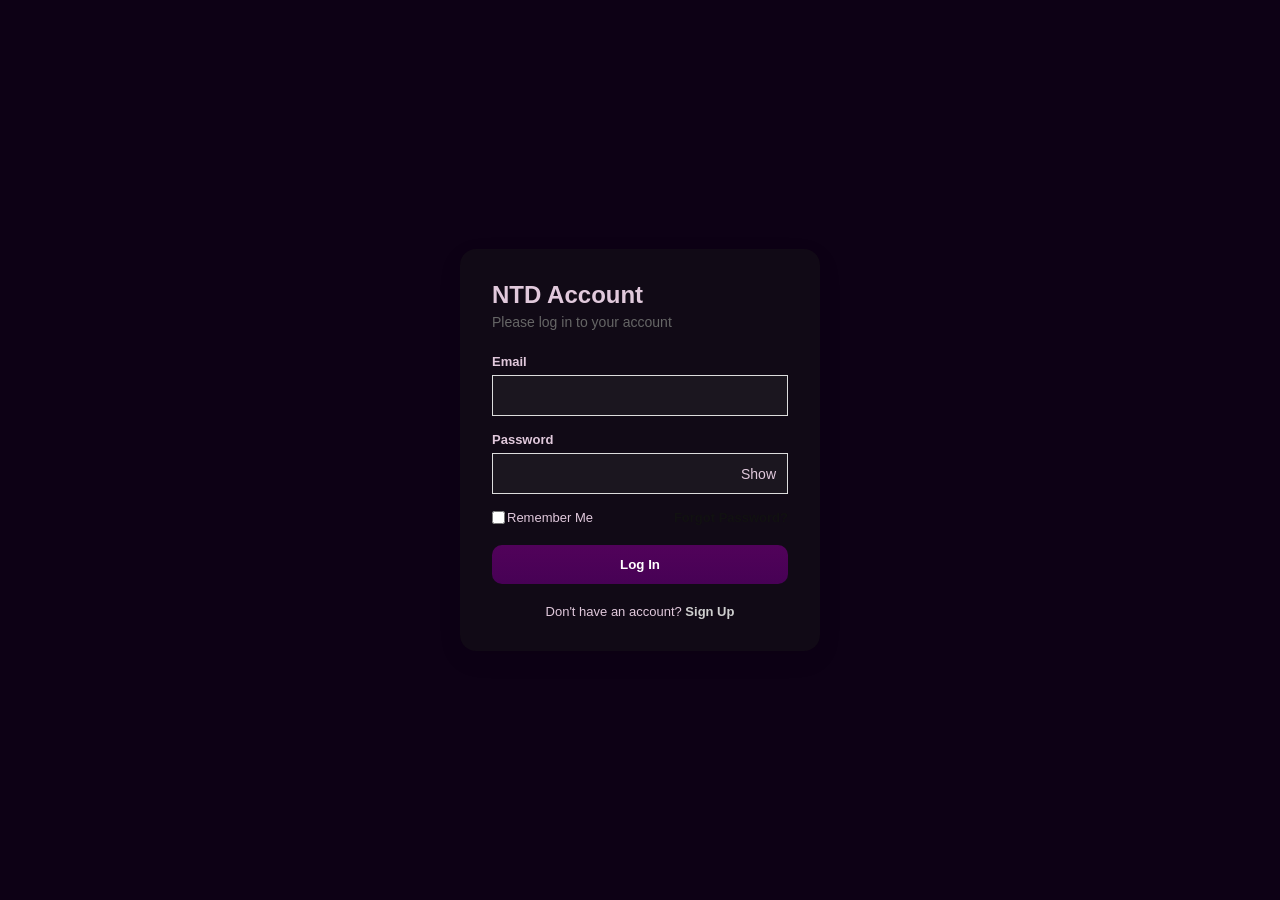
<file: login.html>
<!DOCTYPE html>
<html lang="en">
<head>
    <meta charset="UTF-8">
    <meta name="viewport" content="width=device-width, initial-scale=1.0">
    <link rel="icon" href="/photos/ntd-logo.jpg">
    <title>Log In</title>
    <style>
        * {
            margin: 0;
            padding: 0;
            font-family: sans-serif;
            box-sizing: border-box;
        }
        body {
            background-color: #0d0115;
            color: #e1c9dc;
            display: flex;
            justify-content: center;
            align-items: center;
            flex-direction: column;
            min-height: 100vh;
        }
        .logIn {
            background-color: #17161773;
            box-shadow: 2px 2px 10px rgba(88, 9, 137, 0.08);
            width: 360px;
            padding: 32px;
            border-radius: 16px;
            box-shadow: 0 8px 24px rgba(0,0,0,0.08);
        }
        .logIn h2 {
            margin-bottom: 5px;
        }
        .logIn p {
            color: #666;
            font-size: 14px;
            margin-bottom: 24px;
        }
        .field {
            margin-bottom: 16px;
            position: relative;
        }
        .field label {
            font-size: 13px;
            font-weight: 600;
            display: block;
            margin-bottom: 6px;
        }
        .field input {
            background: rgba(52, 52, 52, 0.285);
            width: 100%;
            color: #e1c9dc;
            letter-spacing: .5px;
            padding: 12px 40px 12px 12px;
            border: 1.5px solid #ddd;
        }
        .field input:focus {
            border-color: #111;
        }
        .togglePassword {
            position: absolute;
            right: 12px;
            top: 34px;
            cursor: pointer;
            font-size: 14px;
            user-select: none;
        }
        .options {
            display: flex;
            justify-content: space-between;
            align-items: center;
            font-size: 13px;
            margin: 12px 0px 20px;
        }
        .rememberMe {
            display: flex;
            align-items: center;
            justify-content: center;
            gap: 2px;
        }
        .options a {
            text-decoration: none;
            color: #111;
            font-weight: 600;
        }
        .logInBtn {
            width: 100%;
            padding: 12px;
            background: linear-gradient(#51025a,#470155);
            color: #fff;
            border: none;
            border-radius: 10px;
            font-weight: 600;
            cursor: pointer;
            transition: 0.2s;
        }
        .logInBtn:hover,
        .logInBtn:active {
            background-color: #000;
        }
        .error {
            color: #ff3b3b;
            font-size: 12px;
            margin-top: 6px;
            display: none;
        }
        .signUp {
            text-align: center;
            font-size: 13px;
            margin-top: 20px;
        }
        .signUp a {
            font-weight: 700;
            color: #cfcfcf;
            text-decoration: none;
        }
        .signUpQA {
            padding: 32px;
            height: 300px;
            display: none;
            align-items: center;
            justify-content: center;
            flex-direction: column;
            background: linear-gradient(to bottom, #3302766b,#76088149);
            border-radius: 20px;
            backdrop-filter: blur(-2px);
            box-shadow: 2px 2px 10px #330276ab;

        }
        .btn {
            cursor: pointer;
            transition: 0.2s;
            width: 80px;
            margin-top: 1rem;
            border-radius: 20px;
            height: 1.5rem;
            border: 1px solid #330276;
        }
        .btn:hover, .btn:active {
            transform: translateY(-2px);
            background: linear-gradient(to right, #ae87e5,#e072ea);
        }
    </style>
</head>
<body>
    <main class="logIn">
        <h2>NTD Account</h2>
        <p>Please log in to your account</p>
        <form id="logInForm">
            <div class="field">
                <label>Email</label>
                <input type="email" name="email" id="email" required>
                <span class="error" id="emailError">Enter a valid email</span>
            </div>
            <div class="field">
                <label>Password</label>
                <input type="password" name="password" id="password" required>
                <span class="togglePassword" id="togglePassword">Show</span>
                <span class="error" id="passwordError">Password must be 8 digits long</span>
            </div>
            <div class="options">
                <label class="rememberMe">
                    <input type="checkbox">
                    <span>Remember Me</span>
                </label>
                <a href="#">Forgot Password?</a>
            </div>
            <button class="logInBtn" type="submit">Log In</button>
        </form>
        <div class="signUp">Don't have an account? <a id="signUpAnchor" href="#">Sign Up</a></div>
    </main>
    <div class="signUpQA">
        <p class="paragraph">Are you one of officials in NTD</p>
        <div>
            <button class="btn" id="no">No</button>
            <button class="btn" id="yes">Yes</button>
        </div>
    </div>
</body>
<script>
    let form = document.getElementById("logInForm");
    let email = document.getElementById("email");
    let password = document.getElementById("password");
    let togglePassword = document.getElementById("togglePassword");
    let logInBtn = document.querySelector(".logInBtn");

    togglePassword.addEventListener("click", () => {
        let isPass = password.type === 'password';
        password.type = isPass ? 'text' : 'password';
        togglePassword.textContent = isPass ? 'Hide' : 'Show';
    });

    form.addEventListener("submit", (e) => {
        e.preventDefault();
        let valid = true;

        if(!email.value.includes("@gmail.com")) {
            document.getElementById("emailError").style.display = "block";
            valid = false;
        } else {
            document.getElementById("emailError").style.display = "none";
        }

        if (password.value.length < 8) {
            document.getElementById("passwordError").style.display = "block";
            valid = false
        } else {
            document.getElementById("passwordError").style.display = "none";
        }

        if (valid) {
            localStorage.setItem('user_email', email.value);
            alert('Welcome ' + email.value);
            window.location.href = "/frontend/index.html";
        }
    });

    //Sign Up
    let signUpAnchor = document.getElementById("signUpAnchor");
    let signUpQA = document.querySelector(".signUpQA");
    let logIn = document.querySelector(".logIn");


    signUpAnchor.addEventListener("click", () => {
        logIn.style.display = "none";
        signUpQA.style.display = "flex"
    })

    let yes = document.getElementById("yes");
    let no = document.getElementById("no");

    yes.addEventListener("click", () => {
        alert("Are you sure?")
        window.open("https:facebook.com", "_blank");
    })
    no.addEventListener("click", () => {
        alert("ONLY OFFICIALS can access this");
        window.location.href = "index.html"
    })
</script>
</html>
</file>
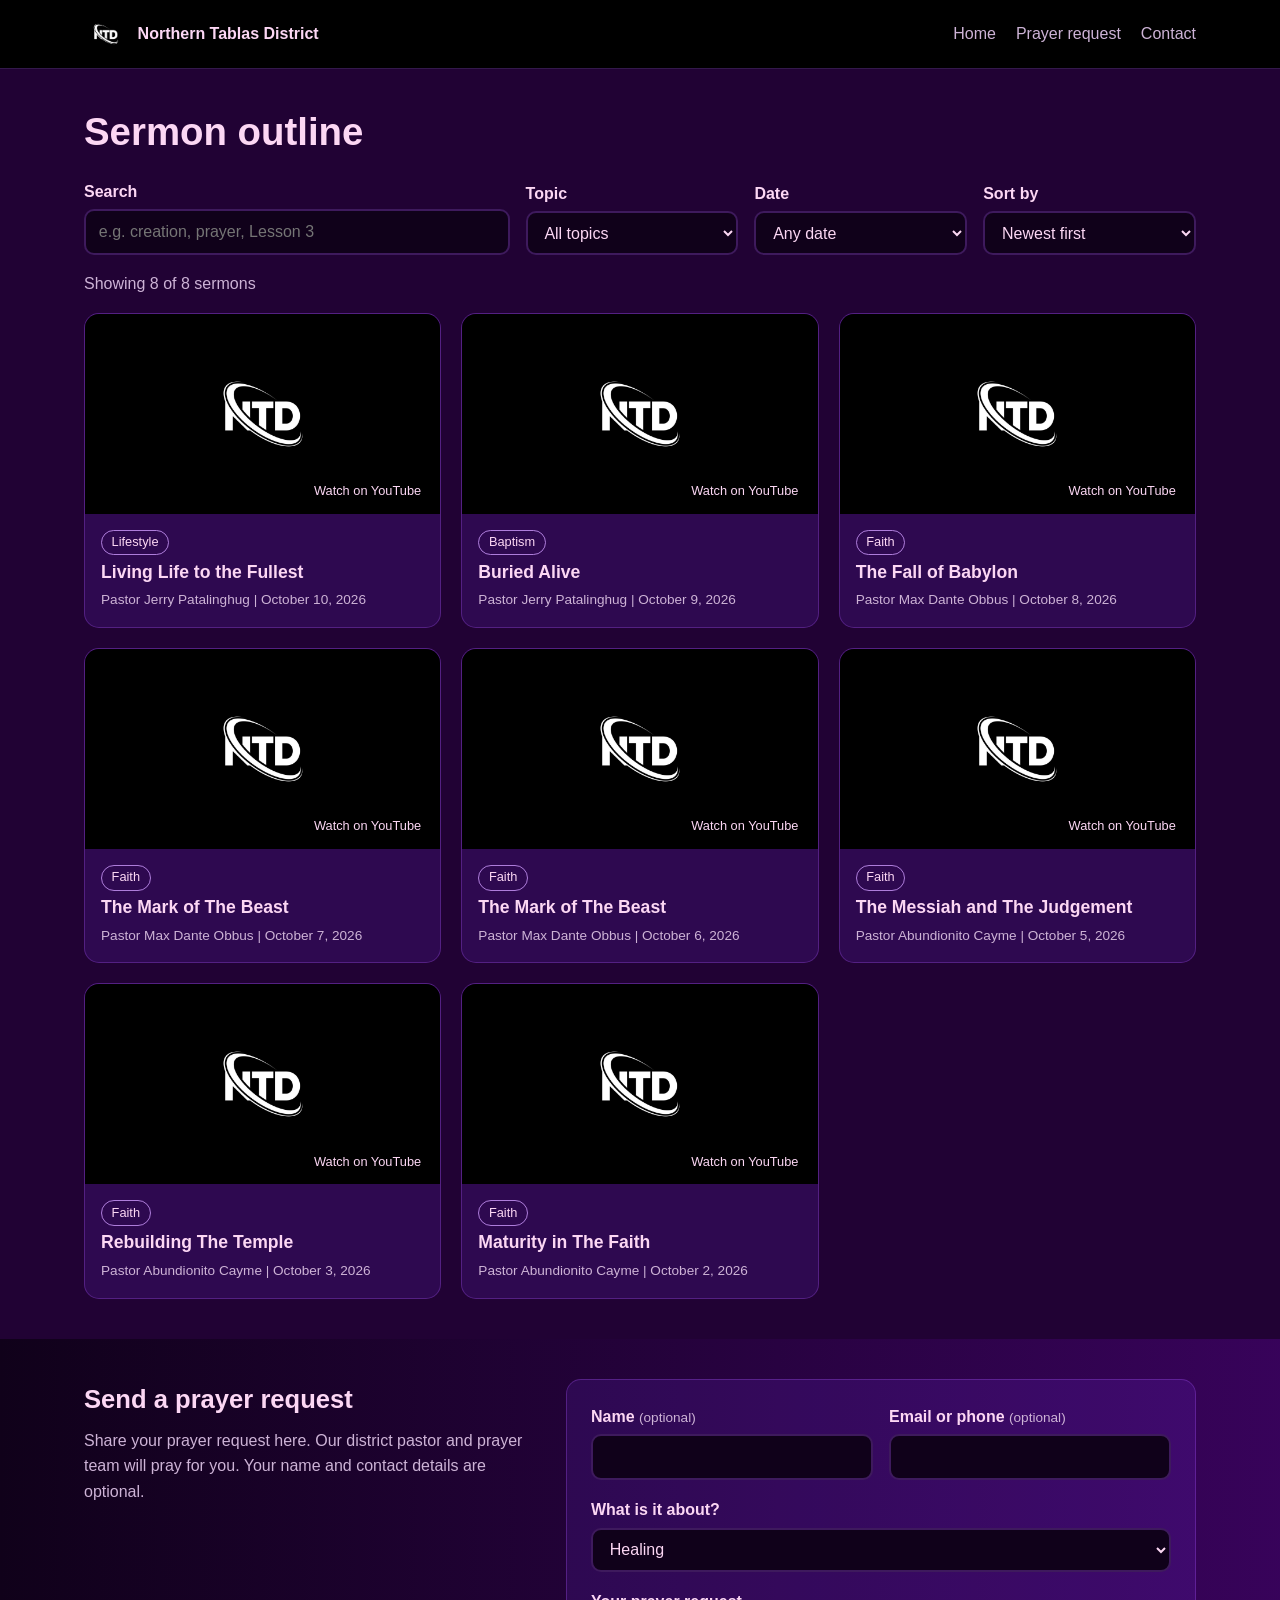
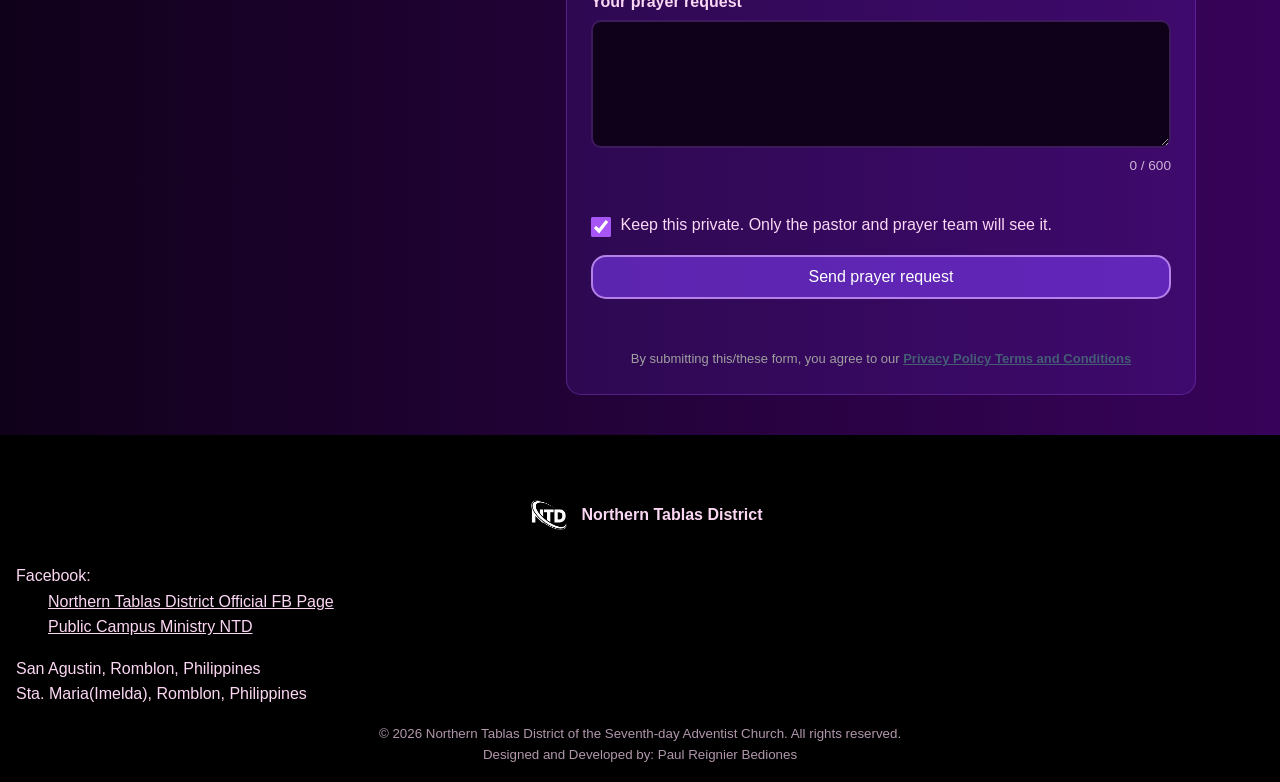
<file: sermons/sermons.html>
<!DOCTYPE html>
<html lang="en">
<head>
    <meta charset="UTF-8">
    <meta name="viewport" content="width=device-width, initial-scale=1.0">
    <title>Sermon Outline</title>
    <link rel="icon" href="../photos/ntd-logo.jpg">
    <link rel="stylesheet" href="sermons.css">
    <script src="sermons.js" defer></script>
</head>
<body>
    <header>
        <div class="wrap">
            <a class="brand" href="../index.html"><img src="../photos/ntd-logo.jpg" alt="">Northern Tablas District</a>
            <nav aria-label="Page">
                <a href="../index.html">Home</a>
                <a href="#prayer">Prayer request</a>
                <a href="#contact">Contact</a>
            </nav>
        </div>
    </header>

    <main>
    <section id="sermons">
        <div class="wrap">
            <h1>Sermon outline</h1>
            <!-- <p class="lead">Watch Sermons.</p> -->

            <div class="toolbar" role="search">
                <div>
                    <label for="search">Search</label>
                    <input type="search" id="search" placeholder="e.g. creation, prayer, Lesson 3" autocomplete="off">
                </div>
                <div>
                    <label for="topic">Topic</label>
                    <select id="topic"><option value="">All topics</option></select>
                </div>
                <div>
                    <label for="month">Date</label>
                    <select id="month"><option value="">Any date</option></select>
                </div>
                <div>
                    <label for="sort">Sort by</label>
                    <select id="sort">
                        <option value="newest">Newest first</option>
                        <option value="oldest">Oldest first</option>
                        <option value="az">Title A to Z</option>
                        <option value="za">Title Z to A</option>
                    </select>
                </div>
            </div>

            <div class="status">
                <p id="count" role="status" aria-live="polite"></p>
                <button type="button" class="linkBtn" id="reset" hidden>Clear all filters</button>
            </div>

            <div class="grid" id="grid"></div>
            <div class="empty" id="empty" hidden>
                <h3>No sermons found</h3>
                <p>Try a different word or clear the filters.</p>
                <button type="button" class="btn" id="emptyReset">Clear all filters</button>
            </div>
        </div>
    </section>

    <section class="prayer" id="prayer">
        <div class="wrap prayerLayout">
            <div>
                <h2>Send a prayer request</h2>
                <p class="lead">Share your prayer request here. Our district pastor and prayer team will pray for you. Your name and contact details are optional.</p>
            </div>
            <form id="prayerForm" novalidate>
                <div class="twoCol">
                    <div>
                        <label for="pName">Name <span class="hint">(optional)</span></label>
                        <input id="pName" name="name" autocomplete="name">
                    </div>
                    <div>
                        <label for="pContact">Email or phone <span class="hint">(optional)</span></label>
                        <input id="pContact" name="contact" autocomplete="email">
                    </div>
                </div>
                <div>
                    <label for="pTopic">What is it about?</label>
                    <select id="pTopic" name="category">
                        <option>Healing</option><option>Family</option><option>Guidance</option>
                        <option>Thanksgiving</option><option>Other</option>
                    </select>
                </div>
                <div>
                    <label for="pMessage">Your prayer request</label>
                    <textarea id="pMessage" name="message" maxlength="600" required aria-describedby="pError pCount"></textarea>
                    <div class="counter" id="pCount">0 / 600</div>
                    <p class="error" id="pError" role="alert"></p>
                </div>
                <div class="check">
                    <input type="checkbox" id="pPrivate" name="private" checked>
                    <label for="pPrivate">Keep this private. Only the pastor and prayer team will see it.</label>
                </div>
                <button class="btn btnSolid" type="submit" id="pSubmit">Send prayer request</button>
                <div id="pResult" role="status" aria-live="polite"></div>
                <p class="privacy-trigger-text">
                    By submitting this/these form, you agree to our
                    <a href="#" id="openPrivacy" class="privacy-link">Privacy Policy Terms and Conditions</a>
                </p>
                <div id="privacyModal" class="modal-overlay">
                    <div class="modal-card">
                        <h3 class="modal-title">Privacy Policy Terms</h3>
                    </div>
                    <small class="modal-subtitle">Northern Tablas District | Seventh-day Adventist Church</small>
                    <hr class="modal-divider">
                    <div class="modal-body-content">
                        <p>Your privacy is sacred to us. Because this website runs safely without custom backend server database, your form submissions are handled securely using industry-standard tools (<strong>Formspree</strong>) and (<strong>Gmail</strong>).  </p>
                        <ul>
                            <li><strong>What We Collect: </strong>Your prayer request message is required. Submitting your name and email address is completely optional</li>
                            <li><strong>Private by Default: </strong>Your request remains strictly confidential within our small prayer team unless you specifically toggle your form selection to public</li>
                            <li><strong>No Spam: </strong>We never sell your data. Emails are used strictly to manage your submission, not for unauthorized marketing.</li>
                        </ul>
                        <p class="data-control-box">
                            <strong>Data Control:</strong> You can request to delete or pull down your submission at any time by contacting our developer.
                            <a href="mailto:bedionespaulreignier@gmail.com">bedionespaulreignier@gmail.com</a>
                        </p>
                    </div>
                    <button id="closePrivacy" class="modal-close-btn">I understand</button>
                </div>
            </form>
        </div>
    </section>
    </main>
    <footer id="contact">
        <div class="logoFooter">
            <div>
                <img src="../photos/ntd-logo.jpg" alt="" width="64" height="64">
                <p>Northern Tablas District</p>
            </div>
        </div>
        <div class="footerContent">
            <div>
                <p>Facebook:</p>
                <a href="https:www.facebook.com/profile.php?id=61586791796410" class="socmedLink">Northern Tablas District Official FB Page</a><br>
                <a href="https://www.facebook.com/profile.php?id=61571284893826" class="socmedLink">Public Campus Ministry NTD</a>
            </div>
            <div class="address">
                <p>San Agustin, Romblon, Philippines</p>
                <p>Sta. Maria(Imelda), Romblon, Philippines</p>
            </div>
        </div>
        <div class="creditFooter">
            <small>&copy; 2026 Northern Tablas District of the Seventh-day Adventist Church. All rights reserved.</small>
            <small>Designed and Developed by: Paul Reignier Bediones</small>
        </div>
    </footer>
</body>
</html>
</file>
<file: sermons/sermons.css>
:root {
    --bg: #210234;
    --bg-deep: #10011a;
    --text: #fcd7f4;
    --muted: #cdb3d6;
    --accent: rgba(197, 146, 244, .85);
    --card: rgba(124, 58, 237, .15);
    --border: rgba(168, 85, 247, .3);
    --radius: 15px;
}

*,
*::before,
*::after {
    margin: 0;
    padding: 0;
    box-sizing: border-box;
}

html {
    scroll-behavior: smooth;
}

body {
    font-family: 'Segoe UI', Tahoma, Verdana, sans-serif;
    line-height: 1.6;
    background: var(--bg);
    color: var(--text);
}

img {
    max-width: 100%;
    display: block;
}

a {
    color: inherit;
}

:focus-visible {
    outline: 3px solid #fff;
    outline-offset: 2px;
}

.wrap {
    max-width: 72rem;
    margin: 0 auto;
    padding: 0 1.25rem;
}

.srOnly {
    position: absolute;
    width: 1px;
    height: 1px;
    overflow: hidden;
    clip: rect(0 0 0 0);
    white-space: nowrap;
}

/* Header */
header {
    background: #000;
    border-bottom: 1px solid var(--border);
}

header .wrap {
    display: flex;
    flex-wrap: wrap;
    align-items: center;
    gap: 1rem;
    padding-block: .75rem;
}

.brand {
    display: flex;
    align-items: center;
    gap: .6rem;
    text-decoration: none;
    font-weight: 600;
    margin-right: auto;
}

.brand img {
    width: 44px;
    height: 44px;
}

header nav {
    display: flex;
    gap: 1.25rem;
}

header nav a {
    color: var(--muted);
    text-decoration: none;
    padding: .3rem 0;
}

header nav a:hover {
    color: #fff;
    text-decoration: underline;
}

section {
    padding: 2.5rem 0;
}

h1 {
    font-size: clamp(1.8rem, 4vw, 2.4rem);
    line-height: 1.2;
}

h2 {
    font-size: 1.6rem;
    margin-bottom: .5rem;
}

.lead {
    color: var(--muted);
    margin-top: .25rem;
}

/* Buttons & fields */
.btn {
    display: inline-flex;
    align-items: center;
    justify-content: center;
    min-height: 2.75rem;
    padding: .4rem 1.25rem;
    font: inherit;
    color: #fff;
    background: transparent;
    border: 2px solid var(--accent);
    border-radius: var(--radius);
    cursor: pointer;
    text-decoration: none;
    transition: background .2s;
}

.btn:hover {
    background: var(--accent);
}

.btnSolid {
    background: rgba(124, 58, 237, .6);
}

.btn:disabled {
    opacity: .6;
    cursor: wait;
}

input,
select,
textarea {
    width: 100%;
    min-height: 2.75rem;
    padding: .5rem .8rem;
    font: inherit;
    color: var(--text);
    background: var(--bg-deep);
    border: 2px solid var(--border);
    border-radius: 10px;
}

input:hover,
select:hover,
textarea:hover {
    border-color: var(--accent);
}

textarea {
    resize: vertical;
    min-height: 8rem;
}

label {
    display: block;
    font-weight: 600;
    margin-bottom: .3rem;
}

.hint {
    font-size: .85rem;
    color: var(--muted);
    font-weight: 400;
}

/* Toolbar */
.toolbar {
    display: grid;
    gap: 1rem;
    margin: 1.5rem 0 1rem;
    grid-template-columns: 2fr repeat(3, 1fr);
    align-items: end;
}

.searchBox {
    position: relative;
}

.searchBox input[type="search"] {
    padding-right: 2.5rem;
}

.status {
    display: flex;
    flex-wrap: wrap;
    justify-content: space-between;
    align-items: center;
    gap: .5rem;
    margin-bottom: 1rem;
    color: var(--muted);
}

.linkBtn {
    background: none;
    border: 0;
    color: var(--text);
    text-decoration: underline;
    font: inherit;
    cursor: pointer;
    min-height: 2.75rem;
}

/* Cards */
.grid {
    display: grid;
    gap: 1.25rem;
    grid-template-columns: repeat(auto-fill, minmax(17rem, 1fr));
}

.sermon {
    display: flex;
    flex-direction: column;
    height: 100%;
    text-decoration: none;
    background: var(--card);
    border: 1px solid var(--border);
    border-radius: var(--radius);
    overflow: hidden;
    transition: transform .2s, box-shadow .2s;
}

.sermon:hover {
    transform: translateY(-4px);
    box-shadow: 0 8px 40px rgba(124, 58, 237, .3);
}

.sermon.highlight {
    border-color: #fff;
}

.thumb {
    position: relative;
    aspect-ratio: 16 / 9;
    background: #000;
    display: grid;
    place-items: center;
}

.thumb img {
    width: 40%;
}

.play {
    position: absolute;
    right: .6rem;
    bottom: .6rem;
    background: rgba(0, 0, 0, .75);
    padding: .15rem .6rem;
    border-radius: 999px;
    font-size: .8rem;
}

.body { display: flex; flex-direction: column; gap: .35rem; padding: 1rem; }
.body h3 { font-size: 1.1rem; line-height: 1.3; }
.meta { font-size: .85rem; color: var(--muted); }
.tag { align-self: flex-start; font-size: .8rem; padding: .1rem .6rem; border: 1px solid var(--accent); border-radius: 999px; }
.empty { text-align: center; padding: 3rem 1rem; border: 2px dashed var(--border); border-radius: var(--radius); }
.empty .btn { margin-top: 1rem; }

.thumb img {
    width: 100%;
    height: 100%;
    object-fit: cover;
}

.thumb img.fallback {
    width: 40%;
    height: auto;
    object-fit: contain;
}

/* Prayer request */
.prayer { background: linear-gradient(to right, #10011a, rgba(63, 3, 103, .75)); }
.prayerLayout { display: grid; gap: 2rem; grid-template-columns: 1fr 1.4fr; align-items: start; }
form { display: grid; gap: 1.1rem; padding: 1.5rem; background: var(--card); border: 1px solid var(--border); border-radius: var(--radius); }
.twoCol { display: grid; gap: 1rem; grid-template-columns: 1fr 1fr; }
.check { display: flex; gap: .6rem; align-items: flex-start; }
.check input { width: 1.25rem; min-height: 1.25rem; margin-top: .3rem; accent-color: #a855f7; }
.check label { margin: 0; font-weight: 400; }
.counter { text-align: right; font-size: .85rem; color: var(--muted); }
.error { color: #ffb3b3; font-size: .9rem; min-height: 1.2em; }
input[aria-invalid="true"], textarea[aria-invalid="true"] { border-color: #ff8a8a; }
.notice { padding: 1rem; border-radius: 10px; background: rgba(34, 197, 94, .15); border: 1px solid rgba(34, 197, 94, .5); }
.notice.fail { background: rgba(239, 68, 68, .15); border-color: rgba(239, 68, 68, .5); }


/* Privacy Policy */

.privacy-trigger-text {
    font-size: 13px;
    text-align: center;
    color: #9f9f9f;
    margin-top: 15px;
}

.privacy-link {
    color: #445d75;
    font-weight: 600;
    text-decoration: underline;
    cursor: pointer;
    transition: color 0.2s ease;
}

.privacy-link:hover {
    color: #d4af37;
}

.modal-overlay {
    display: none;
    justify-content: center;
    align-items: center;
    flex-direction: column;
    position: fixed;
    top: 0;
    left: 0;
    width: 100%;
    height: 100%;
    padding: 0 10rem;
    background: rgba(0,0,0,0.6);
    z-index: 999999;
    backdrop-filter: blur(3px);
}

.modal-card {
    background-color: #8d08e6;
    padding: 30px;
    border-radius: 12px;
    max-width: 460px;
    width: 90%;
    box-shadow: 0 10px 25px rgba(0,0,0,0.25);
    position: relative;
    border-top: 2px solid #6b06d0;
    animation: fadeInModal 0.3s ease-out;
}

.modal-title {
    margin-top: 0;
    margin-bottom: 5px;
    color: #2e023f;
    font-size: 20px;
    display: flex;
    align-items: center;
    gap: 8px;
}

.modal-subtitle {
    color: #7f8c8d;
    display: block;
    margin-bottom: 15px;
}

.modal-divider {
    border: 0;
    border-top: 1px solid #eaeaea;
    margin-bottom: 15px;
}

.modal-body-content {
    font-size: 14px;
    color: #c39cf0;
    line-height: 1.6;
    max-height: 200px;
    overflow-y: auto;
    padding-right: 5px;
}

.modal-body-content ul {
    padding-left: 20px;
    margin-bottom: 15px;
}

.modal-body-content li {
    margin-bottom: 8px;
}

.data-control-box {
    background: #fdfaf2;
    padding: 10px;
    color: #323034;
    border-left: 3px solid #d33ff8;
    border-radius: 4px;
    font-size: 13px;
    margin-bottom: 5px;
}

.data-control-box a {
    color: #2c3e50;
    font-weight: bold;
    text-decoration: none;
}

.data-control-box a:hover {
    text-decoration: underline;
}

.modal-close-btn {
    margin-top: 22px;
    width: 100%;
    padding: 12px;
    background: #8d08e6;
    color: #fff;
    border: none;
    border-radius: 6px;
    cursor: pointer;
    font-weight: bold;
    font-size: 14px;
    transition: background .2s ease;
    box-shadow: 0 2px 5px rgba(0,0,0,0.1);
}

.modal-close-btn:hover {
    background: #6b06d0;
}

@keyframes fadeInModal {
    from {
        opacity: 0;
        transform: translateY(-15px);
    } to {
        opacity: 1;
        transform: translateY(0);
    }
}

/* Footer */

footer {
    background: #000;
    display: flex;
    flex-direction: column;
    gap: 1rem;
    padding: 3rem 1rem 1rem 1rem;
}

.logoFooter {
    display: flex;
    justify-content: center;
    gap: .75rem;
    font-weight: 600;
}

.logoFooter div {
    display: flex;
    justify-content: center;
    align-items: center;
}

.footerContent {
    display: flex;
    flex-direction: column;
    gap: 1rem;
}

.socmedLink {
    margin-left: 2rem;
}

footer small {
    opacity: .7;
    display: flex;
    justify-content: center;
    align-items: center;
}

@media (max-width: 800px) {
    .toolbar,
    .prayerLayout,
    .twoCol {
        grid-template-columns: 1fr;
    }
    .creditFooter {
        text-align: center;
    }
    .modal-overlay {
        width: 100%;
        height: 100%;
        padding: 0 5rem;
    }
}
@media (prefers-reduced-motion: reduce) { html { scroll-behavior: auto; } * { transition: none !important; } }
</file>
